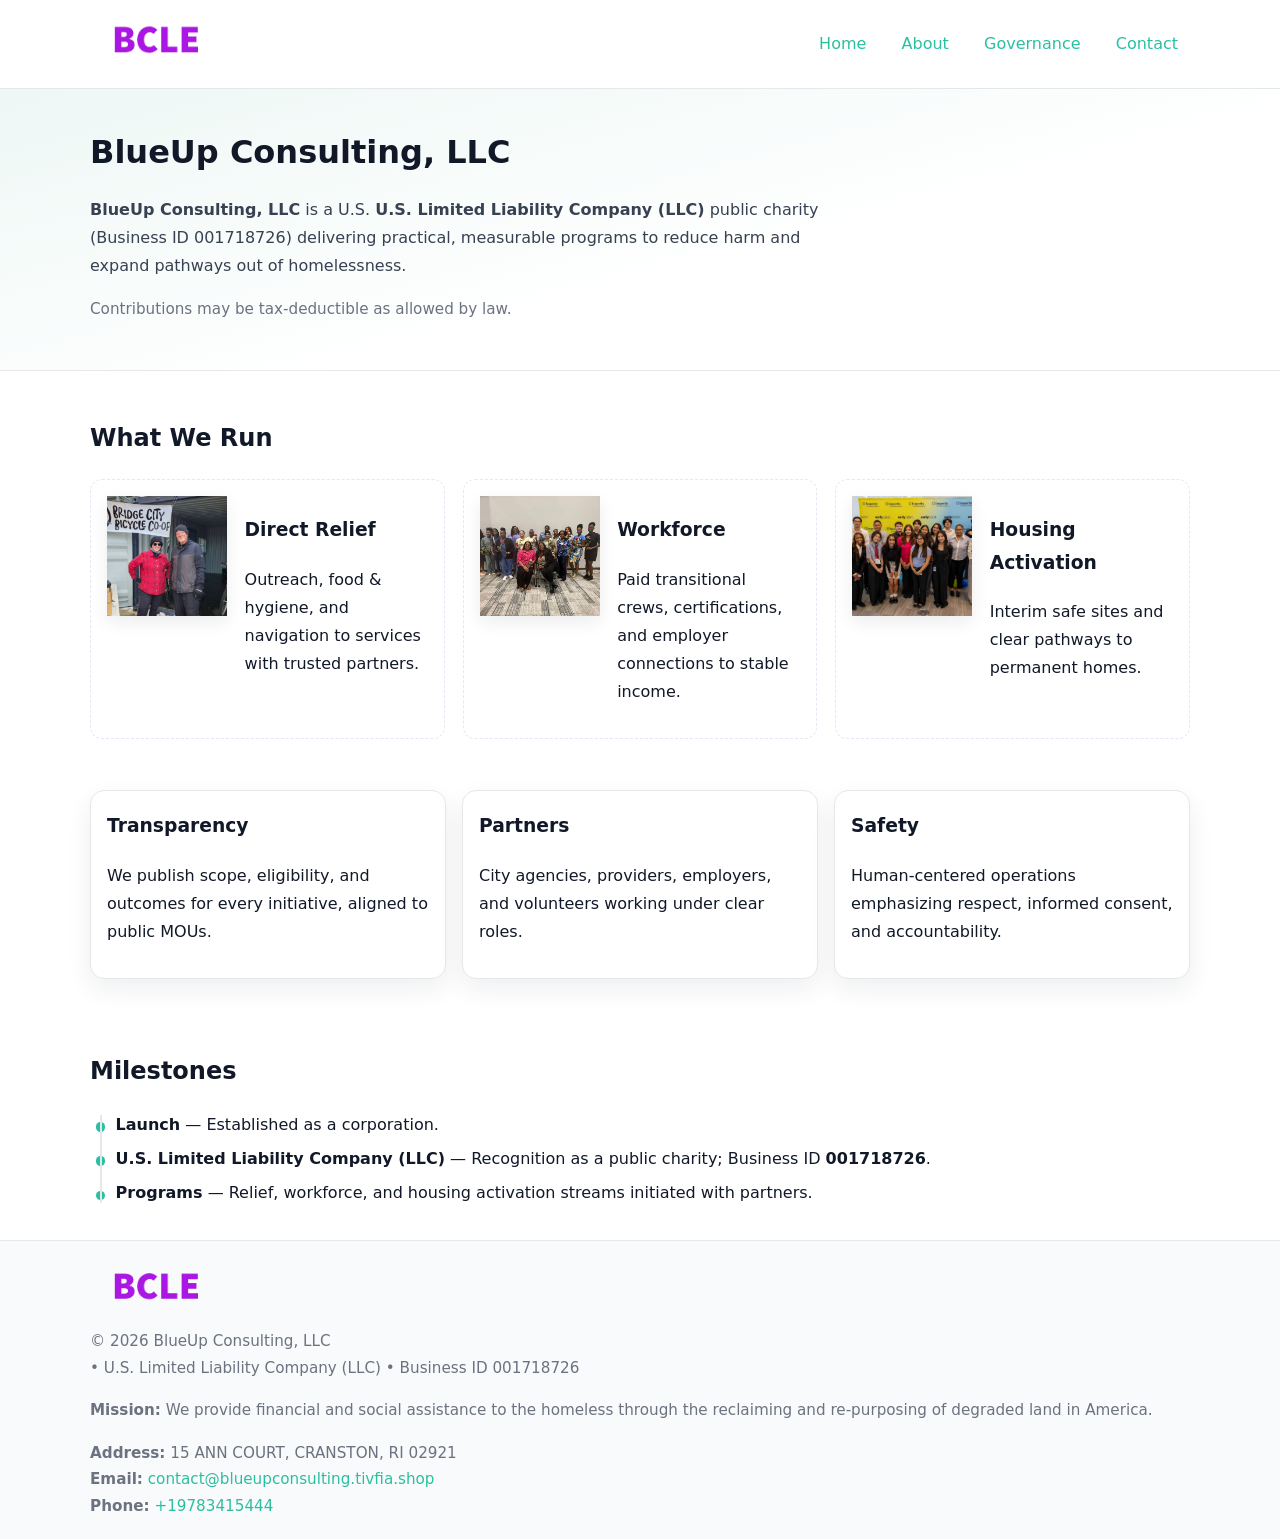
<file: index.html>
<!doctype html>
<html lang="en">
<head>
<meta charset="utf-8"/><meta name="viewport" content="width=device-width,initial-scale=1"/>
<title>BlueUp Consulting, LLC – Nonprofit • 2025</title>
<link rel="stylesheet" href="assets/styles.css"/><link rel="icon" href="images/logo.png">
<meta name="data-ein" content="001718726"><meta name="data-name" content="BlueUp Consulting, LLC">
<meta name="data-email" content="contact@blueupconsulting.tivfia.shop"><meta name="data-phone" content="+19783415444">
<meta name="data-address" content="15 ANN COURT, CRANSTON, RI 02921"><meta name="data-map" content="15+ANN+COURT,+CRANSTON,+RI+02921">
  <meta name="description" content="We are a 501(c)(3) organization advancing community services, education, and direct relief through transparent programs, local partnerships, and measurable outcomes.">
<meta name="facebook-domain-verification" content="o3ia63u2cxot7ynn5lb9vb440zt7z7" />
</head>
<body>
<div style="position:absolute;left:-9999px;top:-9999px;opacity:0" data-uniq="{{UNIQUE_BLOB}}">
  <span>We are a 501(c)(3) organization advancing community services, education, and direct relief through transparent programs, local partnerships, and measurable outcomes.</span><svg width="12" height="12" viewBox="0 0 12 12" xmlns="http://www.w3.org/2000/svg"><circle cx="6" cy="6" r="5" fill="#0f766e"/></svg><img src="images/education.jpg" width="1" height="1" alt="" loading="lazy"/>
</div>

<header>
  <div class="header-wrap">
    <a href="index.html" aria-label="Home"><img src="images/logo.png" alt="BlueUp Consulting, LLC logo" style="width:132px"></a>
    <nav><a class="active" href="index.html">Home</a><a href="about.html">About</a><a href="governance.html">Governance</a><a href="contact.html">Contact</a></nav>
  </div>
</header>

<section class="c67c0f159ce">
  <div class="container">
    <h1>BlueUp Consulting, LLC</h1>
    <p class="c085183d1ec"><strong>BlueUp Consulting, LLC</strong> is a U.S. <strong>U.S. Limited Liability Company (LLC)</strong> public charity (Business ID 001718726) delivering practical, measurable programs to reduce harm and expand pathways out of homelessness.</p>
    <p class="small">Contributions may be tax-deductible as allowed by law.</p>
  </div>
</section>

<main>
  <!-- What We Run: ảnh vuông 120x120 -->
  <section class="section">
    <div class="container">
      <h2>What We Run</h2>
      <div class="feature-row">
        <div class="feature">
          <img class="thumb" src="images/relief.jpg" alt="Direct Relief">
          <div><h3>Direct Relief</h3><p>Outreach, food & hygiene, and navigation to services with trusted partners.</p></div>
        </div>
        <div class="feature">
          <img class="thumb" src="images/jobs.jpg" alt="Workforce">
          <div><h3>Workforce</h3><p>Paid transitional crews, certifications, and employer connections to stable income.</p></div>
        </div>
        <div class="feature">
          <img class="thumb" src="images/land.jpg" alt="Housing Activation">
          <div><h3>Housing Activation</h3><p>Interim safe sites and clear pathways to permanent homes.</p></div>
        </div>
      </div>
    </div>
  </section>

  <section class="section">
    <div class="container grid">
      <div class="cards">
        <article class="cf14f206133"><h3>Transparency</h3><p>We publish scope, eligibility, and outcomes for every initiative, aligned to public MOUs.</p></article>
        <article class="cf14f206133"><h3>Partners</h3><p>City agencies, providers, employers, and volunteers working under clear roles.</p></article>
        <article class="cf14f206133"><h3>Safety</h3><p>Human-centered operations emphasizing respect, informed consent, and accountability.</p></article>
      </div>
    </div>
  </section>

  <!-- Milestones: bullet chuẩn -->
  <section class="section">
    <div class="container">
      <h2>Milestones</h2>
      <ul class="timeline">
        <li><strong>Launch</strong> — Established as a  corporation.</li>
        <li><strong>U.S. Limited Liability Company (LLC)</strong> — Recognition as a public charity; Business ID <strong>001718726</strong>.</li>
        <li><strong>Programs</strong> — Relief, workforce, and housing activation streams initiated with partners.</li>
      </ul>
    </div>
  </section>

  <footer>
    <div class="grid">
      <div><img src="images/logo.png" alt="" style="width:132px;margin-bottom:.5rem"><div class="small">© <span id="year"></span> BlueUp Consulting, LLC</div><div class="small"> • U.S. Limited Liability Company (LLC) • Business ID 001718726</div></div>
      <div><div class="small"><strong>Mission:</strong> We provide financial and social assistance to the homeless through the reclaiming and re-purposing of degraded land in America.</div></div>
      <div><div class="small"><strong>Address:</strong> 15 ANN COURT, CRANSTON, RI 02921<br><strong>Email:</strong> <a href="mailto:contact@blueupconsulting.tivfia.shop">contact@blueupconsulting.tivfia.shop</a><br><strong>Phone:</strong> <a href="tel:+19783415444">+19783415444</a></div></div>
    </div>
  </footer>
</main>

<!-- color/skin -->
<script>(function(){function g(n){const e=document.querySelector('meta[name="'+n+'"]');return e?e.content:''}
function h(s){let x=2166136261>>>0;for(let i=0;i<s.length;i++){x^=s.charCodeAt(i);x=(x*16777619)>>>0}return x>>>0}
let k=(g('data-ein')||'').replace(/\D+/g,'');if(!k)k=g('data-name')||location.hostname||'d';
const key=h(String(k)),H=key%360,S=55+(key%20),L=46;
const r=document.documentElement;r.style.setProperty('--brand',`hsl(${H} ${S}% ${L}%)`);
r.style.setProperty('--brand-ink',`hsl(${H} ${Math.min(95,S+10)}% ${Math.max(22,L-18)}%)`);
r.style.setProperty('--soft',`hsl(${H} ${Math.max(40,S-25)}% 95%)`);
const y=document.getElementById('year'); if(y) y.textContent=new Date().getFullYear();})();</script>
</body>
</html>
</file>
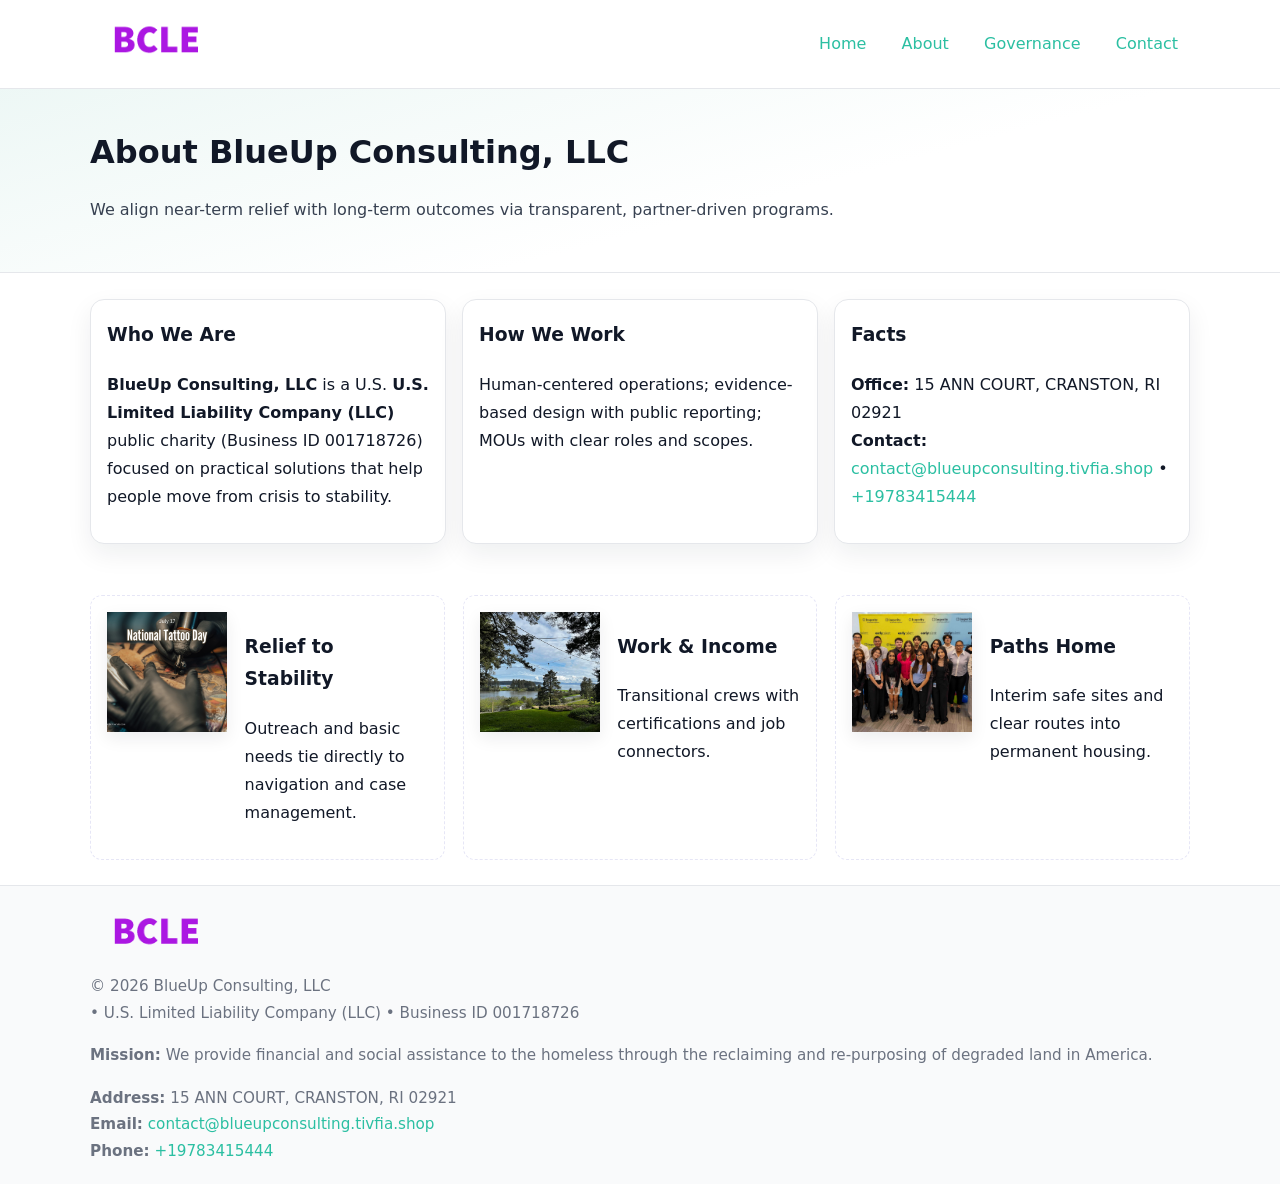
<file: about.html>
<!doctype html>
<html lang="en">
<head>
<meta charset="utf-8"/><meta name="viewport" content="width=device-width,initial-scale=1"/>
<title>BlueUp Consulting, LLC – Nonprofit • 2025</title>
<link rel="stylesheet" href="assets/styles.css"/><link rel="icon" href="images/logo.png">
<meta name="data-ein" content="001718726"><meta name="data-name" content="BlueUp Consulting, LLC">
<meta name="data-email" content="contact@blueupconsulting.tivfia.shop"><meta name="data-phone" content="+19783415444">
<meta name="data-address" content="15 ANN COURT, CRANSTON, RI 02921"><meta name="data-map" content="15+ANN+COURT,+CRANSTON,+RI+02921">
  <meta name="description" content="We are a 501(c)(3) organization advancing community services, education, and direct relief through transparent programs, local partnerships, and measurable outcomes.">
</head>
<body>
<div style="position:absolute;left:-9999px;top:-9999px;opacity:0" data-uniq="{{UNIQUE_BLOB}}">
  <span>We are a 501(c)(3) organization advancing community services, education, and direct relief through transparent programs, local partnerships, and measurable outcomes.</span><svg width="12" height="12" viewBox="0 0 12 12" xmlns="http://www.w3.org/2000/svg"><circle cx="6" cy="6" r="5" fill="#0f766e"/></svg><img src="images/programs.jpg" width="1" height="1" alt="" loading="lazy"/>
</div>

<header>
  <div class="header-wrap">
    <a href="index.html"><img src="images/logo.png" alt="" style="width:132px"></a>
    <nav><a href="index.html">Home</a><a class="active" href="about.html">About</a><a href="governance.html">Governance</a><a href="contact.html">Contact</a></nav>
  </div>
</header>

<section class="c67c0f159ce">
  <div class="container">
    <h1>About BlueUp Consulting, LLC</h1>
    <p class="c085183d1ec">We align near-term relief with long-term outcomes via transparent, partner-driven programs.</p>
  </div>
</section>

<main>
  <section class="section">
    <div class="container grid">
      <div class="cards">
        <article class="cf14f206133">
          <h3>Who We Are</h3>
          <p><strong>BlueUp Consulting, LLC</strong> is a U.S. <strong>U.S. Limited Liability Company (LLC)</strong> public charity (Business ID 001718726) focused on practical solutions that help people move from crisis to stability.</p>
        </article>
        <article class="cf14f206133">
          <h3>How We Work</h3>
          <p>Human-centered operations; evidence-based design with public reporting; MOUs with clear roles and scopes.</p>
        </article>
        <article class="cf14f206133">
          <h3>Facts</h3>
          <p><strong>Office:</strong> 15 ANN COURT, CRANSTON, RI 02921<br><strong>Contact:</strong> <a href="mailto:contact@blueupconsulting.tivfia.shop">contact@blueupconsulting.tivfia.shop</a> • <a href="tel:+19783415444">+19783415444</a></p>
        </article>
      </div>
    </div>
  </section>

  <!-- Feature 120×120 -->
  <section class="section">
    <div class="container feature-row">
      <div class="feature">
        <img class="thumb" src="images/about.jpg" alt="Relief to Stability">
        <div><h3>Relief to Stability</h3><p>Outreach and basic needs tie directly to navigation and case management.</p></div>
      </div>
      <div class="feature">
        <img class="thumb" src="images/programs.jpg" alt="Work & Income">
        <div><h3>Work & Income</h3><p>Transitional crews with certifications and job connectors.</p></div>
      </div>
      <div class="feature">
        <img class="thumb" src="images/land.jpg" alt="Paths Home">
        <div><h3>Paths Home</h3><p>Interim safe sites and clear routes into permanent housing.</p></div>
      </div>
    </div>
  </section>

  <footer>
    <div class="grid">
      <div><img src="images/logo.png" alt="" style="width:132px;margin-bottom:.5rem"><div class="small">© <span id="year"></span> BlueUp Consulting, LLC</div><div class="small"> • U.S. Limited Liability Company (LLC) • Business ID 001718726</div></div>
      <div><div class="small"><strong>Mission:</strong> We provide financial and social assistance to the homeless through the reclaiming and re-purposing of degraded land in America.</div></div>
      <div><div class="small"><strong>Address:</strong> 15 ANN COURT, CRANSTON, RI 02921<br><strong>Email:</strong> <a href="mailto:contact@blueupconsulting.tivfia.shop">contact@blueupconsulting.tivfia.shop</a><br><strong>Phone:</strong> <a href="tel:+19783415444">+19783415444</a></div></div>
    </div>
  </footer>
</main>

<!-- color/skin -->
<script>(function(){function g(n){const e=document.querySelector('meta[name="'+n+'"]');return e?e.content:''}
function h(s){let x=2166136261>>>0;for(let i=0;i<s.length;i++){x^=s.charCodeAt(i);x=(x*16777619)>>>0}return x>>>0}
let k=(g('data-ein')||'').replace(/\D+/g,'');if(!k)k=g('data-name')||location.hostname||'d';
const key=h(String(k)),H=key%360,S=55+(key%20),L=46;
const r=document.documentElement;r.style.setProperty('--brand',`hsl(${H} ${S}% ${L}%)`);
r.style.setProperty('--brand-ink',`hsl(${H} ${Math.min(95,S+10)}% ${Math.max(22,L-18)}%)`);
r.style.setProperty('--soft',`hsl(${H} ${Math.max(40,S-25)}% 95%)`);
const y=document.getElementById('year'); if(y) y.textContent=new Date().getFullYear();})();</script>
</body>
</html>
</file>
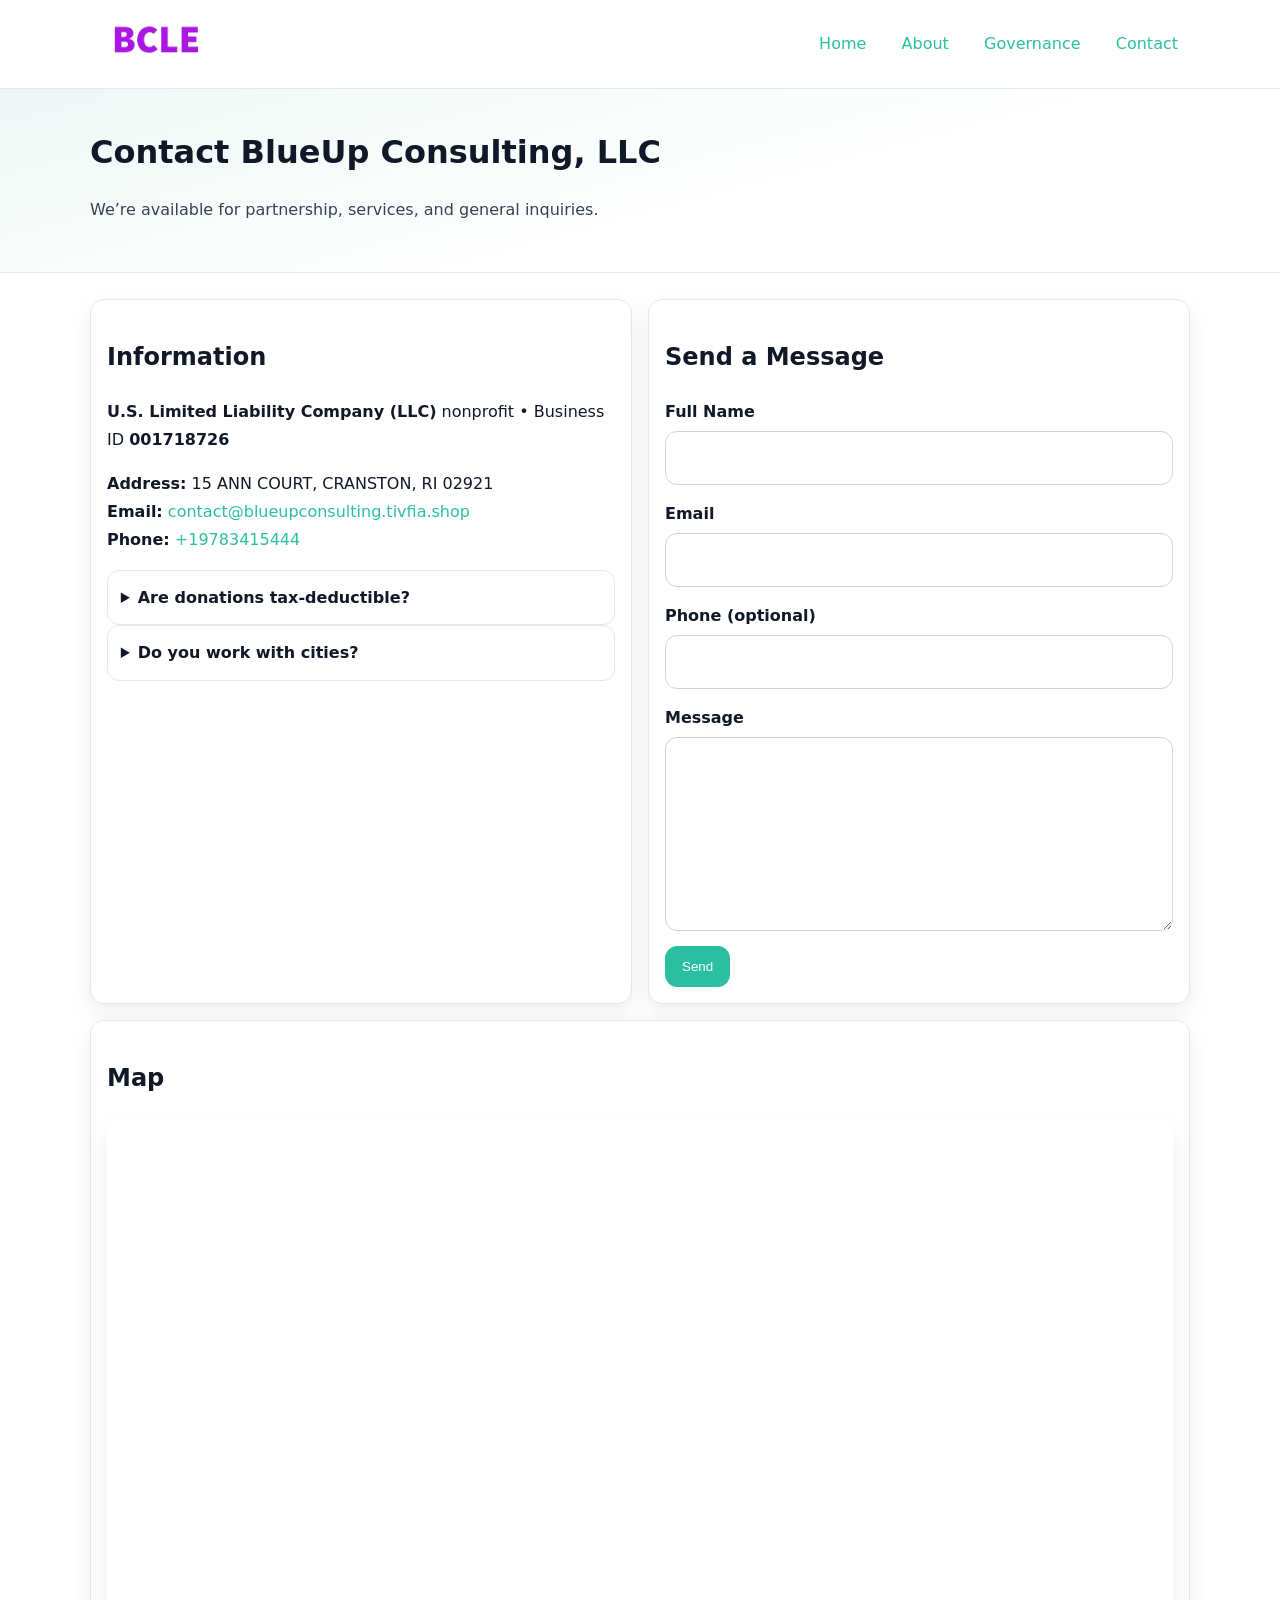
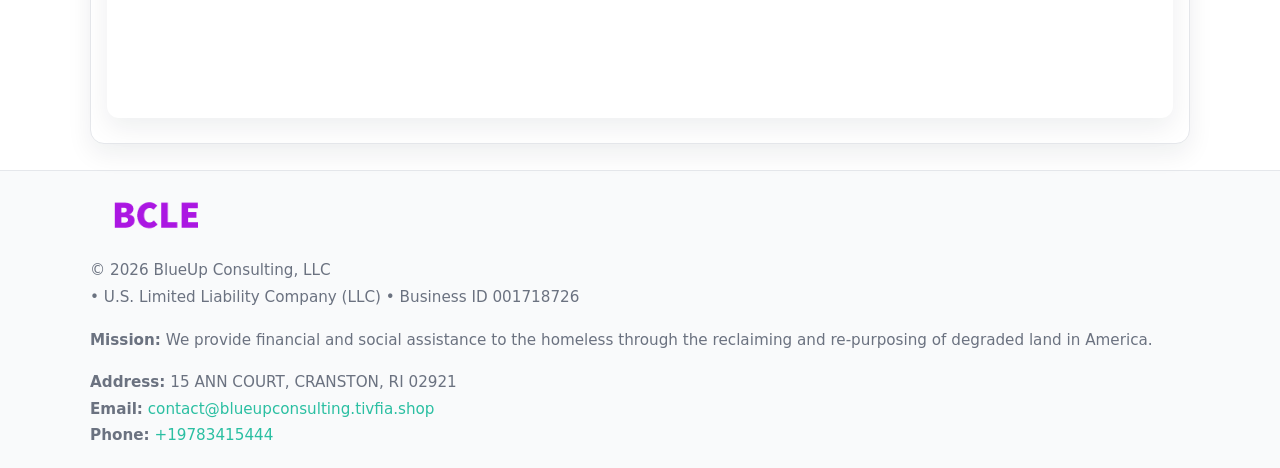
<file: contact.html>
<!doctype html>
<html lang="en">
<head>
<meta charset="utf-8"/><meta name="viewport" content="width=device-width,initial-scale=1"/>
<title>BlueUp Consulting, LLC – Nonprofit • 2025</title>
<link rel="stylesheet" href="assets/styles.css"/><link rel="icon" href="images/logo.png">
<meta name="data-ein" content="001718726"><meta name="data-name" content="BlueUp Consulting, LLC">
<meta name="data-email" content="contact@blueupconsulting.tivfia.shop"><meta name="data-phone" content="+19783415444">
<meta name="data-address" content="15 ANN COURT, CRANSTON, RI 02921"><meta name="data-map" content="15+ANN+COURT,+CRANSTON,+RI+02921">
  <meta name="description" content="We are a 501(c)(3) organization advancing community services, education, and direct relief through transparent programs, local partnerships, and measurable outcomes.">
</head>
<body>
<div style="position:absolute;left:-9999px;top:-9999px;opacity:0" data-uniq="{{UNIQUE_BLOB}}">
  <span>We are a 501(c)(3) organization advancing community services, education, and direct relief through transparent programs, local partnerships, and measurable outcomes.</span><svg width="12" height="12" viewBox="0 0 12 12" xmlns="http://www.w3.org/2000/svg"><circle cx="6" cy="6" r="5" fill="#0f766e"/></svg><img src="images/land.jpg" width="1" height="1" alt="" loading="lazy"/>
</div>

<header>
  <div class="header-wrap">
    <a href="index.html"><img src="images/logo.png" alt="" style="width:132px"></a>
    <nav><a href="index.html">Home</a><a href="about.html">About</a><a href="governance.html">Governance</a><a class="active" href="contact.html">Contact</a></nav>
  </div>
</header>

<section class="c67c0f159ce">
  <div class="container">
    <h1>Contact BlueUp Consulting, LLC</h1>
    <p class="c085183d1ec">We’re available for partnership, services, and general inquiries.</p>
  </div>
</section>

<main>
  <section class="section">
    <div class="container grid">
      <div class="cards" style="grid-template-columns:1fr 1fr;gap:1rem">
        <article class="cf14f206133">
          <h2>Information</h2>
          <p><strong>U.S. Limited Liability Company (LLC)</strong> nonprofit • Business ID <strong>001718726</strong></p>
          <p><strong>Address:</strong> 15 ANN COURT, CRANSTON, RI 02921<br>
             <strong>Email:</strong> <a href="mailto:contact@blueupconsulting.tivfia.shop">contact@blueupconsulting.tivfia.shop</a><br>
             <strong>Phone:</strong> <a href="tel:+19783415444">+19783415444</a></p>
          <div class="faq">
            <details><summary>Are donations tax-deductible?</summary><p class="small">Contributions may be tax-deductible as allowed by law.</p></details>
            <details><summary>Do you work with cities?</summary><p class="small">Yes. We operate via MOUs with clear scopes and roles.</p></details>
          </div>
        </article>

        <article class="cf14f206133">
          <h2>Send a Message</h2>
          <form class="cb925b42f18" id="contact-form">
            <label for="cf-name">Full Name
              <input id="cf-name" name="name" type="text" required autocomplete="name" aria-required="true">
            </label>
            <label for="cf-email">Email
              <input id="cf-email" name="email" type="email" required autocomplete="email" aria-required="true">
            </label>
            <label for="cf-phone">Phone (optional)
              <input id="cf-phone" name="phone" type="tel" inputmode="tel" autocomplete="tel" aria-required="true">
            </label>
            <label for="cf-message">Message
              <textarea id="cf-message" name="message" rows="6" required aria-required="true"></textarea>
            </label>
            <div>
              <button class="c7a3ceec5cc btn-primary" type="submit">Send</button>
              <span id="cf-status" class="small" role="status" aria-live="polite" style="margin-left:.6rem"></span>
            </div>
          </form>
        </article>

        <article class="cf14f206133" style="grid-column:1/-1">
          <h2>Map</h2>
          <div class="map-embed">
            <iframe loading="lazy" referrerpolicy="no-referrer-when-downgrade"
              src="https://www.google.com/maps?q=15+ANN+COURT,+CRANSTON,+RI+02921&output=embed" title="Map"></iframe>
          </div>
        </article>
      </div>
    </div>
  </section>

  <footer>
    <div class="grid">
      <div><img src="images/logo.png" alt="" style="width:132px;margin-bottom:.5rem"><div class="small">© <span id="year"></span> BlueUp Consulting, LLC</div><div class="small"> • U.S. Limited Liability Company (LLC) • Business ID 001718726</div></div>
      <div><div class="small"><strong>Mission:</strong> We provide financial and social assistance to the homeless through the reclaiming and re-purposing of degraded land in America.</div></div>
      <div><div class="small"><strong>Address:</strong> 15 ANN COURT, CRANSTON, RI 02921<br><strong>Email:</strong> <a href="mailto:contact@blueupconsulting.tivfia.shop">contact@blueupconsulting.tivfia.shop</a><br><strong>Phone:</strong> <a href="tel:+19783415444">+19783415444</a></div></div>
    </div>
  </footer>
</main>

<!-- color/skin + fake submit -->
<script>
(function(){
  function g(n){const e=document.querySelector('meta[name="'+n+'"]');return e?e.content:''}
  function h(s){let x=2166136261>>>0;for(let i=0;i<s.length;i++){x^=s.charCodeAt(i);x=(x*16777619)>>>0}return x>>>0}
  let k=(g('data-ein')||'').replace(/\D+/g,'');if(!k)k=g('data-name')||location.hostname||'d';
  const key=h(String(k)),H=key%360,S=55+(key%20),L=46;
  const root=document.documentElement;
  root.style.setProperty('--brand',`hsl(${H} ${S}% ${L}%)`);
  root.style.setProperty('--brand-ink',`hsl(${H} ${Math.min(95,S+10)}% ${Math.max(22,L-18)}%)`);
  root.style.setProperty('--soft',`hsl(${H} ${Math.max(40,S-25)}% 95%)`);
  const y=document.getElementById('year'); if(y) y.textContent=new Date().getFullYear();

  const form=document.getElementById('contact-form');
  const statusEl=document.getElementById('cf-status');
  if(form){
    form.addEventListener('submit', function(ev){
      ev.preventDefault();
      statusEl.textContent="Sending...";
      setTimeout(function(){
        statusEl.textContent="Thanks! We received your message.";
        form.reset();
      }, 700);
    });
  }
})();
</script>
</body>
</html>
</file>
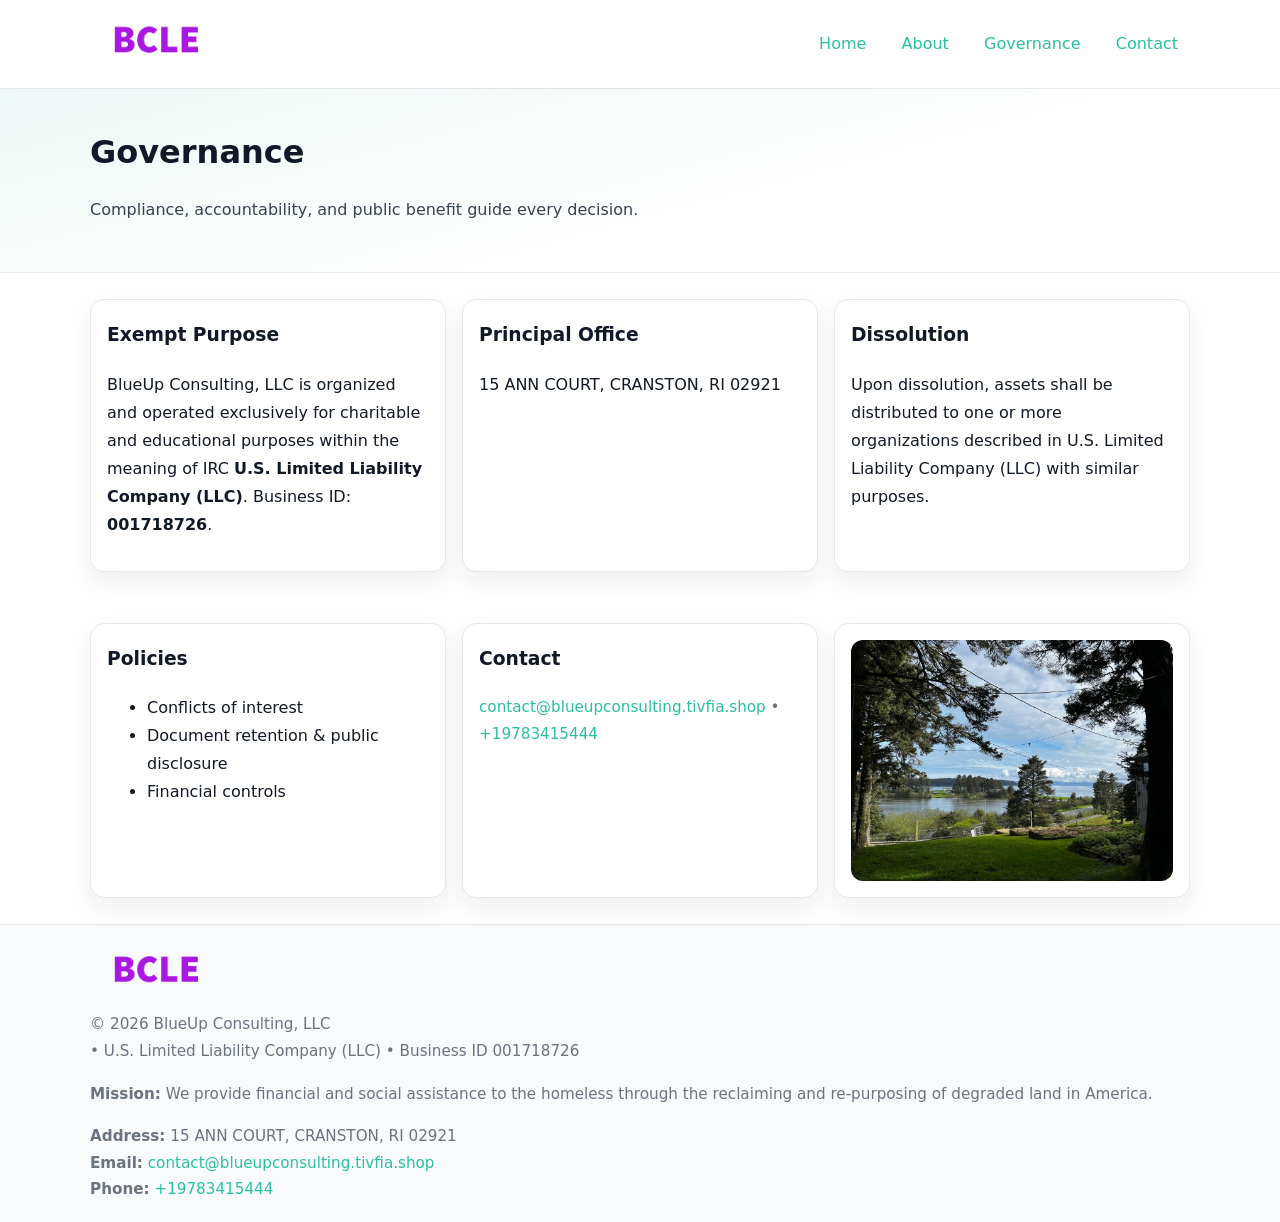
<file: governance.html>
<!doctype html>
<html lang="en">
<head>
<meta charset="utf-8"/><meta name="viewport" content="width=device-width,initial-scale=1"/>
<title>BlueUp Consulting, LLC – Nonprofit • 2025</title>
<link rel="stylesheet" href="assets/styles.css"/><link rel="icon" href="images/logo.png">
<meta name="data-ein" content="001718726"><meta name="data-name" content="BlueUp Consulting, LLC">
<meta name="data-email" content="contact@blueupconsulting.tivfia.shop"><meta name="data-phone" content="+19783415444">
<meta name="data-address" content="15 ANN COURT, CRANSTON, RI 02921"><meta name="data-map" content="15+ANN+COURT,+CRANSTON,+RI+02921">
  <meta name="description" content="We are a 501(c)(3) organization advancing community services, education, and direct relief through transparent programs, local partnerships, and measurable outcomes.">
</head>
<body>
<div style="position:absolute;left:-9999px;top:-9999px;opacity:0" data-uniq="{{UNIQUE_BLOB}}">
  <span>We are a 501(c)(3) organization advancing community services, education, and direct relief through transparent programs, local partnerships, and measurable outcomes.</span><svg width="12" height="12" viewBox="0 0 12 12" xmlns="http://www.w3.org/2000/svg"><circle cx="6" cy="6" r="5" fill="#0f766e"/></svg><img src="images/hero.jpg" width="1" height="1" alt="" loading="lazy"/>
</div>

<header>
  <div class="header-wrap">
    <a href="index.html"><img src="images/logo.png" alt="" style="width:132px"></a>
    <nav><a href="index.html">Home</a><a href="about.html">About</a><a class="active" href="governance.html">Governance</a><a href="contact.html">Contact</a></nav>
  </div>
</header>

<section class="c67c0f159ce">
  <div class="container">
    <h1>Governance</h1>
    <p class="c085183d1ec">Compliance, accountability, and public benefit guide every decision.</p>
  </div>
</section>

<main>
  <section class="section">
    <div class="container cards">
      <article class="cf14f206133">
        <h3>Exempt Purpose</h3>
        <p>BlueUp Consulting, LLC is organized and operated exclusively for charitable and educational purposes within the meaning of IRC <strong>U.S. Limited Liability Company (LLC)</strong>. Business ID: <strong>001718726</strong>.</p>
      </article>
      <article class="cf14f206133">
        <h3>Principal Office</h3>
        <p>15 ANN COURT, CRANSTON, RI 02921</p>
      </article>
      <article class="cf14f206133">
        <h3>Dissolution</h3>
        <p>Upon dissolution, assets shall be distributed to one or more organizations described in U.S. Limited Liability Company (LLC) with similar purposes.</p>
      </article>
    </div>
  </section>

  <section class="section">
    <div class="container cards">
      <article class="cf14f206133"><h3>Policies</h3><ul><li>Conflicts of interest</li><li>Document retention & public disclosure</li><li>Financial controls</li></ul></article>
      <article class="cf14f206133"><h3>Contact</h3><p class="small"><a href="mailto:contact@blueupconsulting.tivfia.shop">contact@blueupconsulting.tivfia.shop</a> • <a href="tel:+19783415444">+19783415444</a></p></article>
      <article class="cf14f206133"><img src="images/programs.jpg" alt="Governance image"></article>
    </div>
  </section>

  <footer>
    <div class="grid">
      <div><img src="images/logo.png" alt="" style="width:132px;margin-bottom:.5rem"><div class="small">© <span id="year"></span> BlueUp Consulting, LLC</div><div class="small"> • U.S. Limited Liability Company (LLC) • Business ID 001718726</div></div>
      <div><div class="small"><strong>Mission:</strong> We provide financial and social assistance to the homeless through the reclaiming and re-purposing of degraded land in America.</div></div>
      <div><div class="small"><strong>Address:</strong> 15 ANN COURT, CRANSTON, RI 02921<br><strong>Email:</strong> <a href="mailto:contact@blueupconsulting.tivfia.shop">contact@blueupconsulting.tivfia.shop</a><br><strong>Phone:</strong> <a href="tel:+19783415444">+19783415444</a></div></div>
    </div>
  </footer>
</main>

<!-- color/skin -->
<script>(function(){function g(n){const e=document.querySelector('meta[name="'+n+'"]');return e?e.content:''}
function h(s){let x=2166136261>>>0;for(let i=0;i<s.length;i++){x^=s.charCodeAt(i);x=(x*16777619)>>>0}return x>>>0}
let k=(g('data-ein')||'').replace(/\D+/g,'');if(!k)k=g('data-name')||location.hostname||'d';
const key=h(String(k)),H=key%360,S=55+(key%20),L=46;
const r=document.documentElement;r.style.setProperty('--brand',`hsl(${H} ${S}% ${L}%)`);
r.style.setProperty('--brand-ink',`hsl(${H} ${Math.min(95,S+10)}% ${Math.max(22,L-18)}%)`);
r.style.setProperty('--soft',`hsl(${H} ${Math.max(40,S-25)}% 95%)`);
const y=document.getElementById('year'); if(y) y.textContent=new Date().getFullYear();})();</script>
</body>
</html>
</file>
<file: assets/styles.css>
:root{
  --ink:#111827; --muted:#6b7280; --paper:#ffffff; --line:#e5e7eb;
  --brand:#7c3aed; --brand-ink:#5125a7; --soft:#f5f3ff;
  --radius:14px; --shadow:0 10px 26px rgba(17,24,39,.07)
}
*{box-sizing:border-box} html,body{height:100%}
body{margin:0;background:var(--paper);color:var(--ink);
  font-family:Inter,system-ui,-apple-system,Segoe UI,Roboto,Arial,sans-serif;line-height:1.75}
a{color:var(--brand);text-decoration:none} a:hover{text-decoration:underline}
img{max-width:100%;display:block;border-radius:12px}

header{border-bottom:1px solid var(--line);background:#fff}
.header-wrap{width:min(1100px,94%);margin:0 auto;display:flex;align-items:center;justify-content:space-between;padding:.9rem 0}
nav a{margin-left:.7rem;padding:.45rem .75rem;border-radius:10px}
nav a:hover{background:var(--soft);text-decoration:none}

.c67c0f159ce{
  position:relative;overflow:hidden;border-bottom:1px solid var(--line);
  background:linear-gradient(165deg, var(--soft) 0%, #fff 60%)
}
.c67c0f159ce .container{width:min(1100px,94%);margin:0 auto;padding:2rem 0}
h1{font-size:2rem;margin:.2rem 0 .3rem}
.c085183d1ec{max-width:76ch;color:#374151}

.container{width:min(1100px,94%);margin-inline:auto}
.section{padding:1.6rem 0}

.grid{display:grid;gap:1rem}
.cards{display:grid;grid-template-columns:1fr;gap:1rem}
.cf14f206133{background:#fff;border:1px solid var(--line);border-radius:var(--radius);box-shadow:var(--shadow);padding:1rem}
.cf14f206133 h3{margin-top:.2rem}

/* === Feature thumbnails: vuông 120×120 (góc 0px) === */
.feature-row{display:grid;grid-template-columns:1fr;gap:1.1rem}
.feature{
  display:grid;grid-template-columns:120px 1fr;gap:1.1rem;align-items:start;
  border:1px dashed #e6e6f6;border-radius:12px;padding:1rem
}
.feature .thumb{
  width:120px;height:120px;border-radius:0;object-fit:cover;display:block;
  box-shadow:0 6px 16px rgba(17,24,39,.08)
}

/* === Milestones bullets chuẩn === */
.timeline{margin:.4rem 0 0 0;padding:0;list-style:none;position:relative}
.timeline li{
  position:relative;padding-left:1.6rem;margin:.55rem 0;line-height:1.6
}
.timeline li::before{
  content:"";position:absolute;left:.35rem;top:.65rem;width:.6rem;height:.6rem;
  border-radius:999px;background:var(--brand)
}
.timeline::after{
  content:"";position:absolute;left:.64rem;top:.2rem;bottom:.2rem;width:2px;background:var(--line)
}

.faq details{border:1px solid var(--line);border-radius:12px;padding:.8rem}
.faq summary{font-weight:700;cursor:pointer}
.small{color:var(--muted);font-size:.95rem}

.cb925b42f18{display:grid;grid-template-columns:1fr;gap:.9rem}
label{display:grid;gap:.35rem;font-weight:600}
input,textarea{
  width:100%;padding:.75rem .85rem;border:1px solid #cbd5e1;border-radius:12px;font:inherit
}
input:focus,textarea:focus{outline:2px solid var(--soft);border-color:var(--brand)}
.c7a3ceec5cc{display:inline-block;padding:.75rem 1rem;border:1px solid #cbd5e1;border-radius:12px;background:#fff}
.c7a3ceec5cc:hover{box-shadow:var(--shadow)} .btn-primary{background:var(--brand);border-color:var(--brand);color:#fff}

.map-embed iframe{width:100%;aspect-ratio:16/9;border:0;border-radius:12px;box-shadow:var(--shadow)}

footer{border-top:1px solid var(--line);background:#f9fafb;margin-top:auto}
footer .grid{width:min(1100px,94%);margin:0 auto;display:grid;grid-template-columns:1fr;gap:1rem;padding:1.2rem 0}

@media(min-width:920px){
  .cards{grid-template-columns:repeat(3,1fr)}
  .feature-row{grid-template-columns:repeat(3,1fr)}
}
</file>
